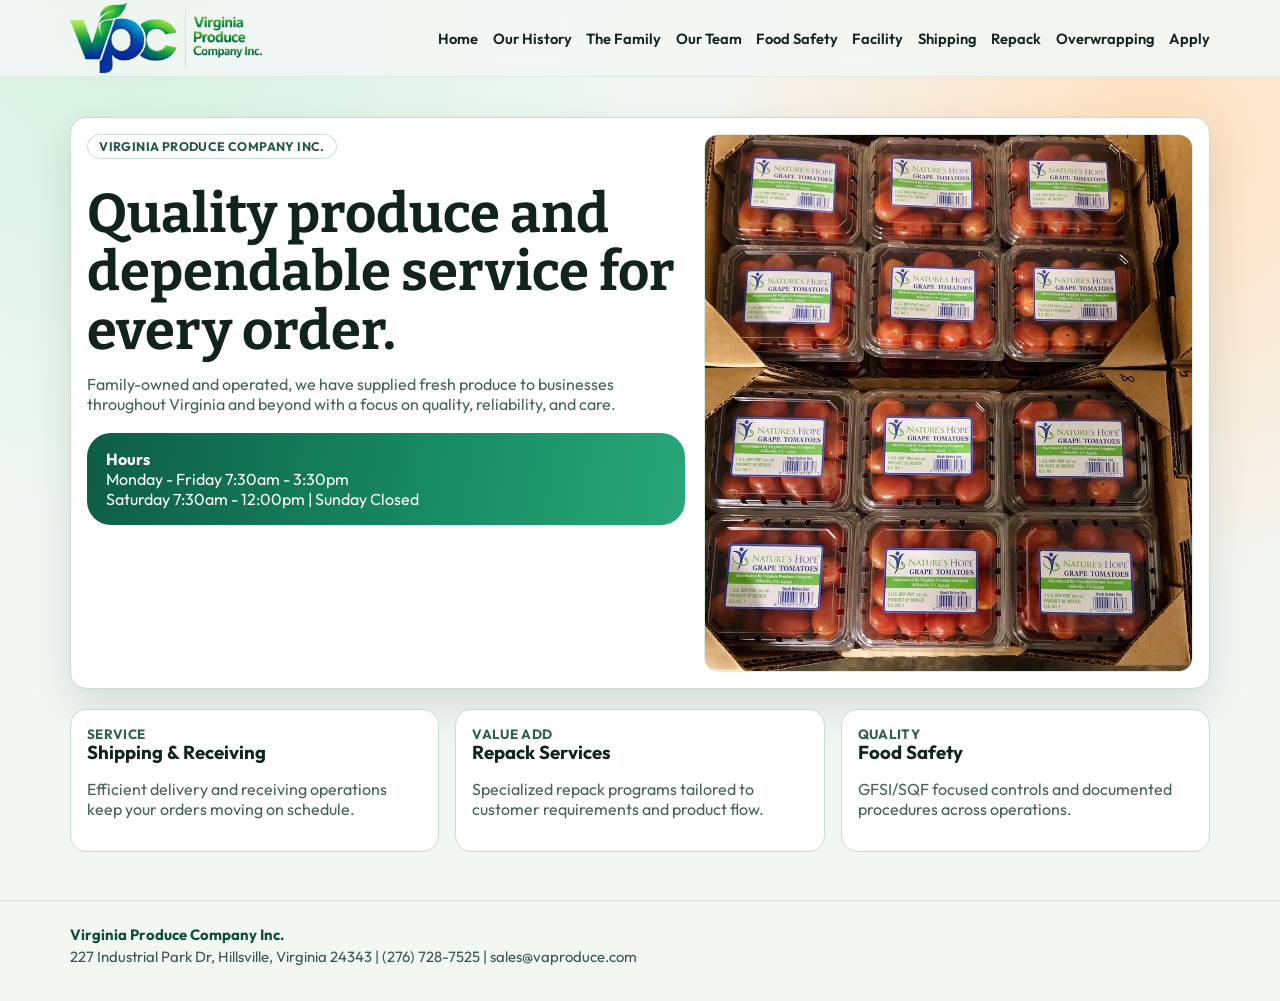
<file: index.html>
<!doctype html>
<html lang="en">
<head>
  <meta charset="UTF-8" />
  <meta name="viewport" content="width=device-width, initial-scale=1.0" />
  <title>Virginia Produce Company | Home</title>
  <meta name="description" content="Virginia Produce Company delivers high quality produce and value-added services with trusted logistics." />
  <link rel="preconnect" href="https://fonts.googleapis.com" />
  <link rel="preconnect" href="https://fonts.gstatic.com" crossorigin />
  <link href="https://fonts.googleapis.com/css2?family=Outfit:wght@400;500;600;700;800&family=Bitter:wght@600;700&display=swap" rel="stylesheet" />
  <link rel="stylesheet" href="styles.css" />
  <script src="mobile-nav.js" defer></script>
</head>
<body>
  <header class="site-header">
    <div class="container header-row">
      <a class="brand" href="index.html" aria-label="Virginia Produce Company home"><img class="brand-logo" src="images/vpclogo.png" alt="Virginia Produce Company logo" /><span class="sr-only">Virginia Produce Company</span></a>
      <nav>
        <ul class="nav-links">
          <li><a href="index.html">Home</a></li>
          <li><a href="our-history.html">Our History</a></li>
          <li><a href="the-family.html">The Family</a></li>
          <li><a href="our-team.html">Our Team</a></li>
          <li><a href="food-safety.html">Food Safety</a></li>
          <li><a href="virginia-produce.html">Facility</a></li>
          <li><a href="shipping-and-receiving.html">Shipping</a></li>
          <li><a href="repack.html">Repack</a></li>
          <li><a href="overwrapping.html">Overwrapping</a></li>
          <li><a href="apply-today.html">Apply</a></li>
        </ul>
      </nav>
    </div>
  </header>

  <main class="page container">
    <section class="page-hero panel">
      <div class="stack">
        <span class="eyebrow">Virginia Produce Company Inc.</span>
        <h1>Quality produce and dependable service for every order.</h1>
        <p class="lead">Family-owned and operated, we have supplied fresh produce to businesses throughout Virginia and beyond with a focus on quality, reliability, and care.</p>
        <div class="band">
          <strong>Hours</strong>
          <div>Monday - Friday 7:30am - 3:30pm</div>
          <div>Saturday 7:30am - 12:00pm | Sunday Closed</div>
        </div>
      </div>
      <div class="media">
        <img src="images/vap/82848483_185017582869761_6908335461165-449ae2a.jpg" alt="Fresh produce display" />
      </div>
    </section>

    <section class="grid three">
      <article class="card">
        <div class="kicker">Service</div>
        <h3>Shipping & Receiving</h3>
        <p class="muted">Efficient delivery and receiving operations keep your orders moving on schedule.</p>
      </article>
      <article class="card">
        <div class="kicker">Value Add</div>
        <h3>Repack Services</h3>
        <p class="muted">Specialized repack programs tailored to customer requirements and product flow.</p>
      </article>
      <article class="card">
        <div class="kicker">Quality</div>
        <h3>Food Safety</h3>
        <p class="muted">GFSI/SQF focused controls and documented procedures across operations.</p>
      </article>
    </section>
  </main>

  <footer class="site-footer">
    <div class="container">
      <strong>Virginia Produce Company Inc.</strong>
      227 Industrial Park Dr, Hillsville, Virginia 24343 | (276) 728-7525 | sales@vaproduce.com
    </div>
  </footer>
</body>
</html>
</file>
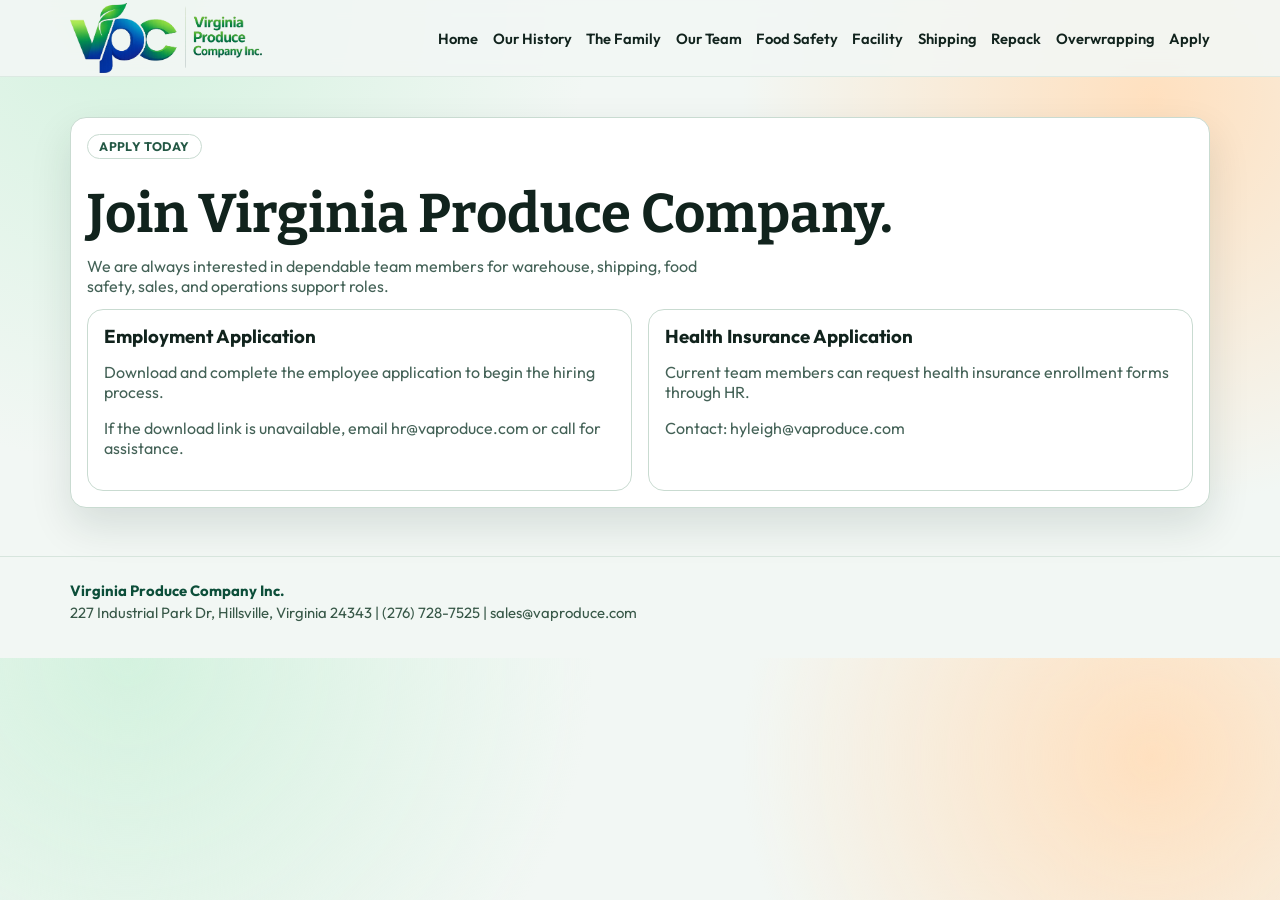
<file: apply-today.html>
<!doctype html>
<html lang="en">
<head>
  <meta charset="UTF-8" />
  <meta name="viewport" content="width=device-width, initial-scale=1.0" />
  <title>Virginia Produce Company | Apply Today</title>
  <link rel="preconnect" href="https://fonts.googleapis.com" />
  <link rel="preconnect" href="https://fonts.gstatic.com" crossorigin />
  <link href="https://fonts.googleapis.com/css2?family=Outfit:wght@400;500;600;700;800&family=Bitter:wght@600;700&display=swap" rel="stylesheet" />
  <link rel="stylesheet" href="styles.css" />
  <script src="mobile-nav.js" defer></script>
</head>
<body>
  <header class="site-header"><div class="container header-row"><a class="brand" href="index.html" aria-label="Virginia Produce Company home"><img class="brand-logo" src="images/vpclogo.png" alt="Virginia Produce Company logo" /><span class="sr-only">Virginia Produce Company</span></a><nav><ul class="nav-links"><li><a href="index.html">Home</a></li><li><a href="our-history.html">Our History</a></li><li><a href="the-family.html">The Family</a></li><li><a href="our-team.html">Our Team</a></li><li><a href="food-safety.html">Food Safety</a></li><li><a href="virginia-produce.html">Facility</a></li><li><a href="shipping-and-receiving.html">Shipping</a></li><li><a href="repack.html">Repack</a></li><li><a href="overwrapping.html">Overwrapping</a></li><li><a href="apply-today.html">Apply</a></li></ul></nav></div></header>
  <main class="page container">
    <section class="panel stack">
      <span class="eyebrow">Apply Today</span>
      <h1>Join Virginia Produce Company.</h1>
      <p class="lead">We are always interested in dependable team members for warehouse, shipping, food safety, sales, and operations support roles.</p>
      <div class="grid two">
        <article class="card">
          <h3>Employment Application</h3>
          <p class="muted">Download and complete the employee application to begin the hiring process.</p>
          <p class="muted">If the download link is unavailable, email hr@vaproduce.com or call for assistance.</p>
        </article>
        <article class="card">
          <h3>Health Insurance Application</h3>
          <p class="muted">Current team members can request health insurance enrollment forms through HR.</p>
          <p class="muted">Contact: hyleigh@vaproduce.com</p>
        </article>
      </div>
    </section>
  </main>
  <footer class="site-footer"><div class="container"><strong>Virginia Produce Company Inc.</strong>227 Industrial Park Dr, Hillsville, Virginia 24343 | (276) 728-7525 | sales@vaproduce.com</div></footer>
</body>
</html>
</file>
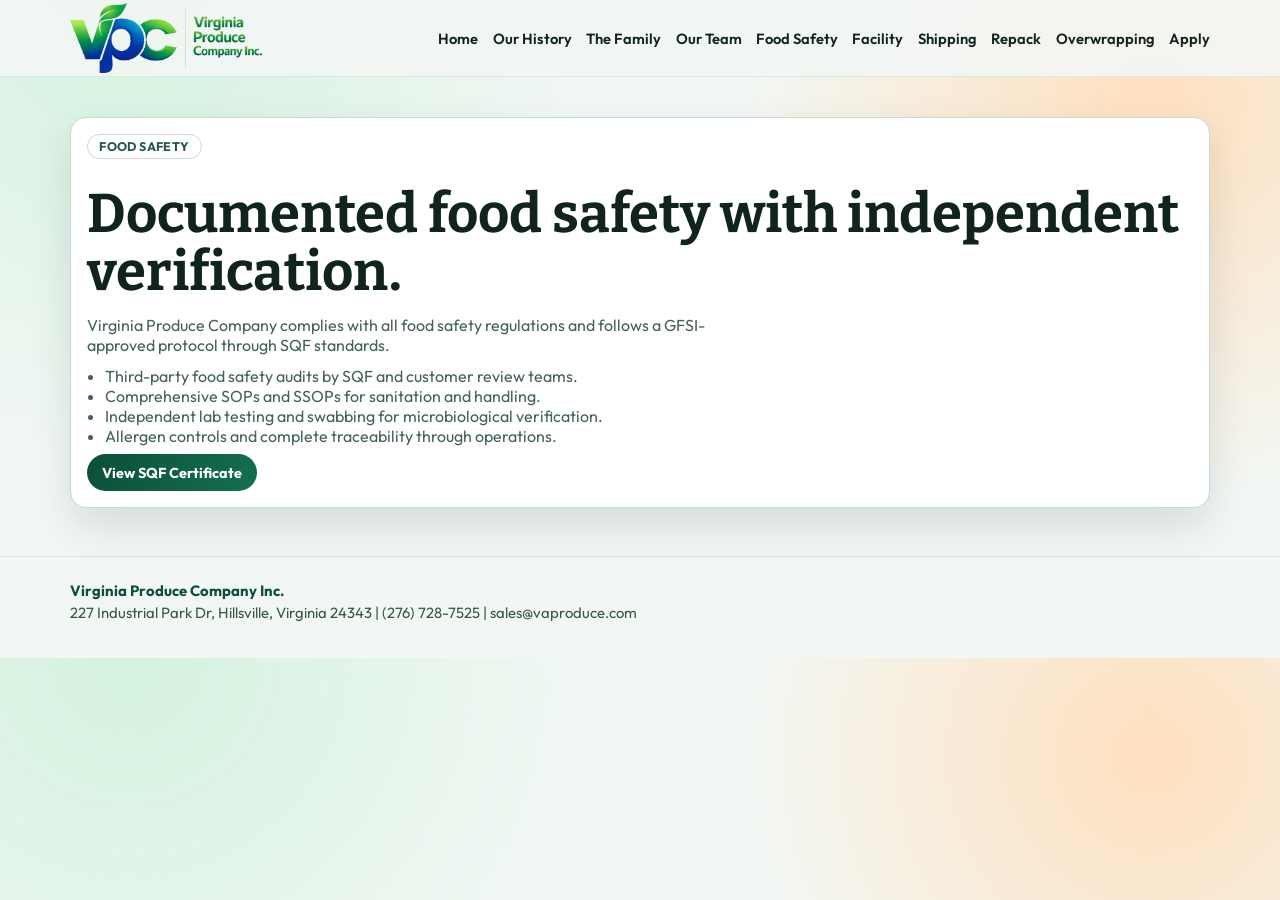
<file: food-safety.html>
<!doctype html>
<html lang="en">
<head>
  <meta charset="UTF-8" />
  <meta name="viewport" content="width=device-width, initial-scale=1.0" />
  <title>Virginia Produce Company | Food Safety</title>
  <link rel="preconnect" href="https://fonts.googleapis.com" />
  <link rel="preconnect" href="https://fonts.gstatic.com" crossorigin />
  <link href="https://fonts.googleapis.com/css2?family=Outfit:wght@400;500;600;700;800&family=Bitter:wght@600;700&display=swap" rel="stylesheet" />
  <link rel="stylesheet" href="styles.css" />
  <script src="mobile-nav.js" defer></script>
</head>
<body>
  <header class="site-header"><div class="container header-row"><a class="brand" href="index.html" aria-label="Virginia Produce Company home"><img class="brand-logo" src="images/vpclogo.png" alt="Virginia Produce Company logo" /><span class="sr-only">Virginia Produce Company</span></a><nav><ul class="nav-links"><li><a href="index.html">Home</a></li><li><a href="our-history.html">Our History</a></li><li><a href="the-family.html">The Family</a></li><li><a href="our-team.html">Our Team</a></li><li><a href="food-safety.html">Food Safety</a></li><li><a href="virginia-produce.html">Facility</a></li><li><a href="shipping-and-receiving.html">Shipping</a></li><li><a href="repack.html">Repack</a></li><li><a href="overwrapping.html">Overwrapping</a></li><li><a href="apply-today.html">Apply</a></li></ul></nav></div></header>
  <main class="page container">
    <section class="panel stack">
      <div class="stack">
        <span class="eyebrow">Food Safety</span>
        <h1>Documented food safety with independent verification.</h1>
        <p class="lead">Virginia Produce Company complies with all food safety regulations and follows a GFSI-approved protocol through SQF standards.</p>
        <ul class="simple-list">
          <li>Third-party food safety audits by SQF and customer review teams.</li>
          <li>Comprehensive SOPs and SSOPs for sanitation and handling.</li>
          <li>Independent lab testing and swabbing for microbiological verification.</li>
          <li>Allergen controls and complete traceability through operations.</li>
        </ul>
        <a class="download" href="sqf-certificate.html">View SQF Certificate</a>
      </div>
    </section>
  </main>
  <footer class="site-footer"><div class="container"><strong>Virginia Produce Company Inc.</strong>227 Industrial Park Dr, Hillsville, Virginia 24343 | (276) 728-7525 | sales@vaproduce.com</div></footer>
</body>
</html>
</file>
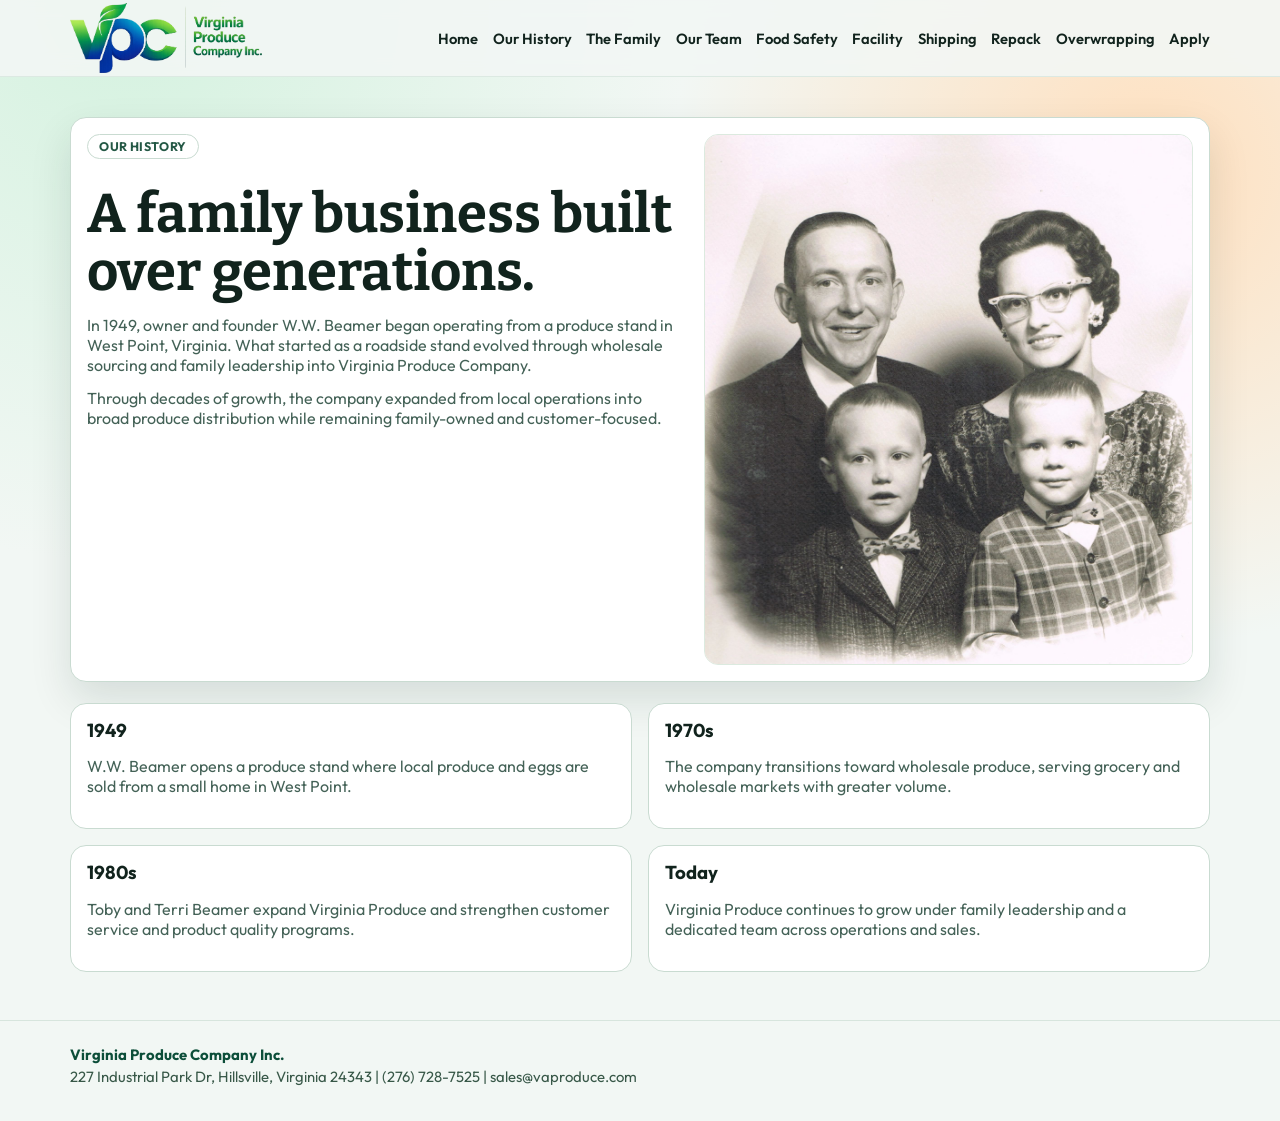
<file: our-history.html>
<!doctype html>
<html lang="en">
<head>
  <meta charset="UTF-8" />
  <meta name="viewport" content="width=device-width, initial-scale=1.0" />
  <title>Virginia Produce Company | Our History</title>
  <link rel="preconnect" href="https://fonts.googleapis.com" />
  <link rel="preconnect" href="https://fonts.gstatic.com" crossorigin />
  <link href="https://fonts.googleapis.com/css2?family=Outfit:wght@400;500;600;700;800&family=Bitter:wght@600;700&display=swap" rel="stylesheet" />
  <link rel="stylesheet" href="styles.css" />
  <script src="mobile-nav.js" defer></script>
</head>
<body>
  <header class="site-header">
    <div class="container header-row"><a class="brand" href="index.html" aria-label="Virginia Produce Company home"><img class="brand-logo" src="images/vpclogo.png" alt="Virginia Produce Company logo" /><span class="sr-only">Virginia Produce Company</span></a><nav><ul class="nav-links"><li><a href="index.html">Home</a></li><li><a href="our-history.html">Our History</a></li><li><a href="the-family.html">The Family</a></li><li><a href="our-team.html">Our Team</a></li><li><a href="food-safety.html">Food Safety</a></li><li><a href="virginia-produce.html">Facility</a></li><li><a href="shipping-and-receiving.html">Shipping</a></li><li><a href="repack.html">Repack</a></li><li><a href="overwrapping.html">Overwrapping</a></li><li><a href="apply-today.html">Apply</a></li></ul></nav></div>
  </header>
  <main class="page container">
    <section class="page-hero panel">
      <div class="stack">
        <span class="eyebrow">Our History</span>
        <h1>A family business built over generations.</h1>
        <p class="lead">In 1949, owner and founder W.W. Beamer began operating from a produce stand in West Point, Virginia. What started as a roadside stand evolved through wholesale sourcing and family leadership into Virginia Produce Company.</p>
        <p class="lead">Through decades of growth, the company expanded from local operations into broad produce distribution while remaining family-owned and customer-focused.</p>
      </div>
      <div class="media">
        <img src="images/vap/6d4ac3b6-9f66-4101-8859-97fb81950fd0.jpg" alt="Historic family photo" />
      </div>
    </section>
    <section class="grid two">
      <article class="card">
        <h3>1949</h3>
        <p class="muted">W.W. Beamer opens a produce stand where local produce and eggs are sold from a small home in West Point.</p>
      </article>
      <article class="card">
        <h3>1970s</h3>
        <p class="muted">The company transitions toward wholesale produce, serving grocery and wholesale markets with greater volume.</p>
      </article>
      <article class="card">
        <h3>1980s</h3>
        <p class="muted">Toby and Terri Beamer expand Virginia Produce and strengthen customer service and product quality programs.</p>
      </article>
      <article class="card">
        <h3>Today</h3>
        <p class="muted">Virginia Produce continues to grow under family leadership and a dedicated team across operations and sales.</p>
      </article>
    </section>
  </main>
  <footer class="site-footer"><div class="container"><strong>Virginia Produce Company Inc.</strong>227 Industrial Park Dr, Hillsville, Virginia 24343 | (276) 728-7525 | sales@vaproduce.com</div></footer>
</body>
</html>
</file>
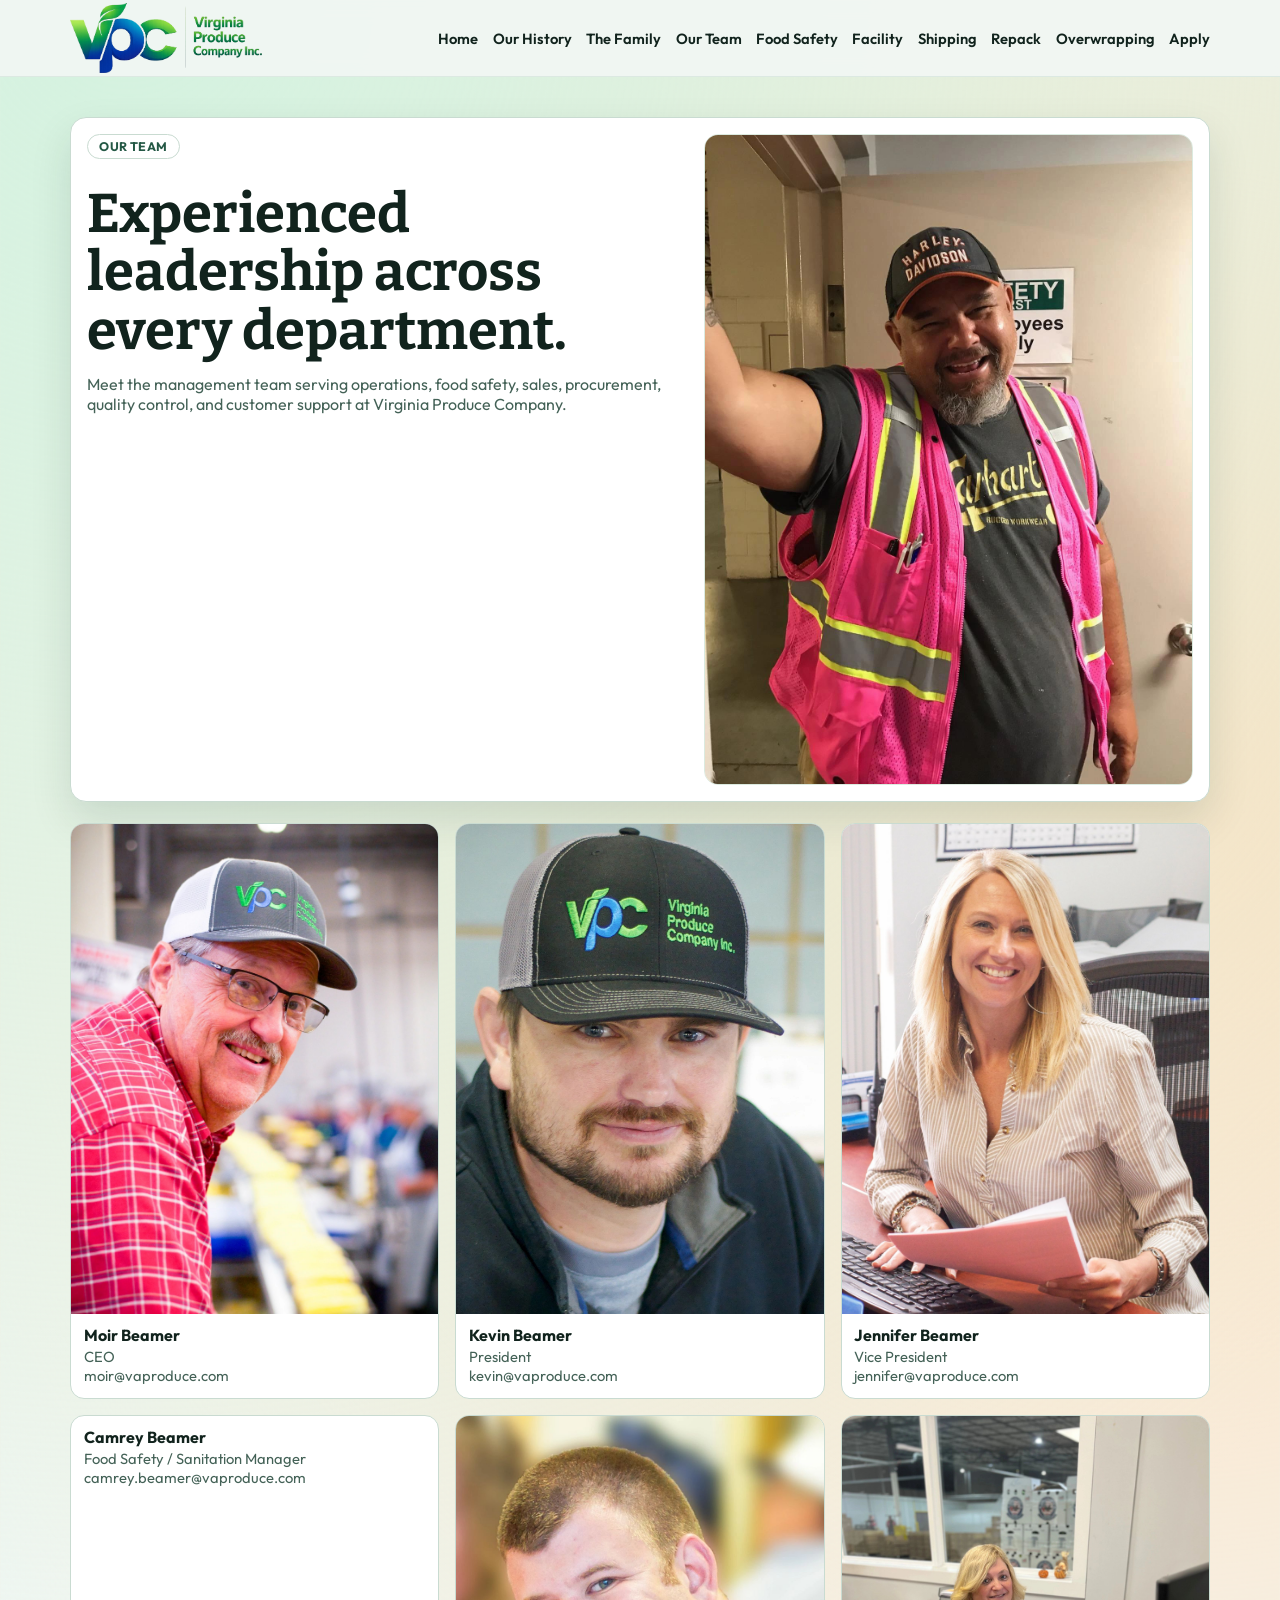
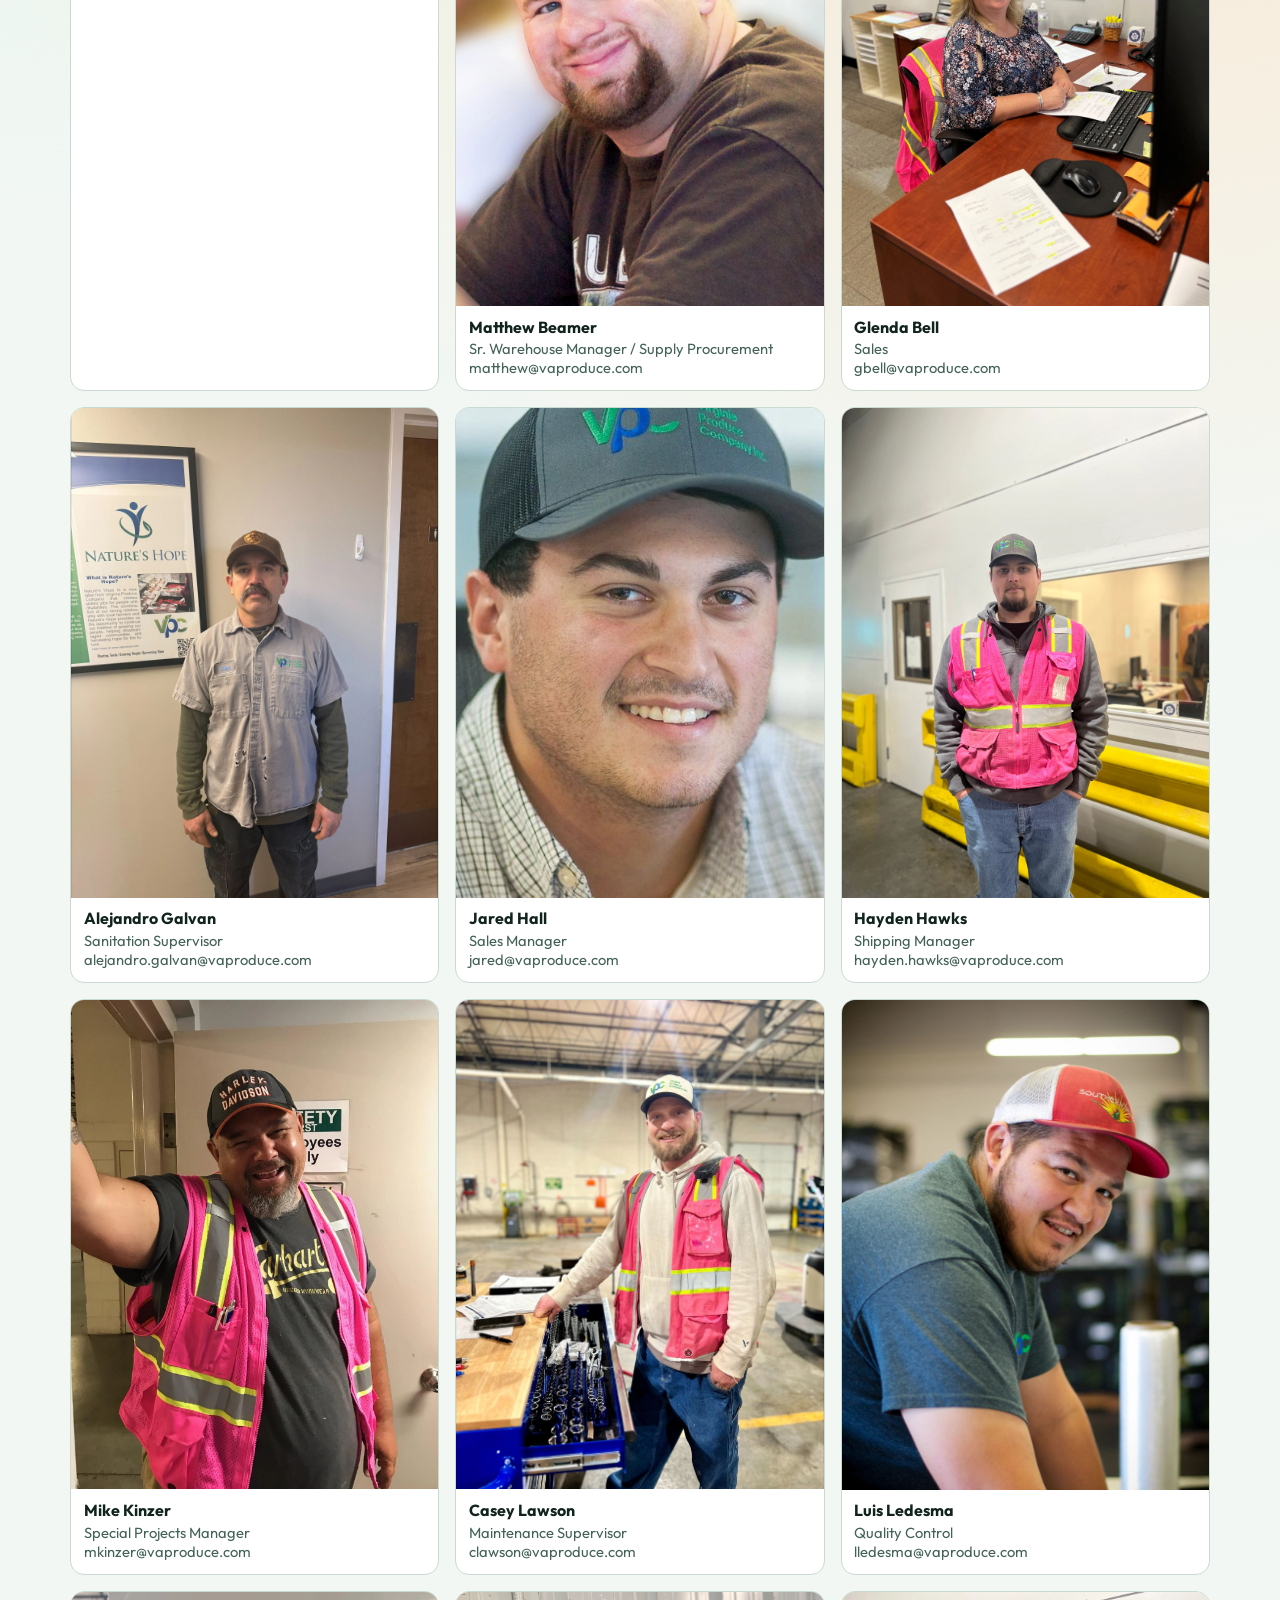
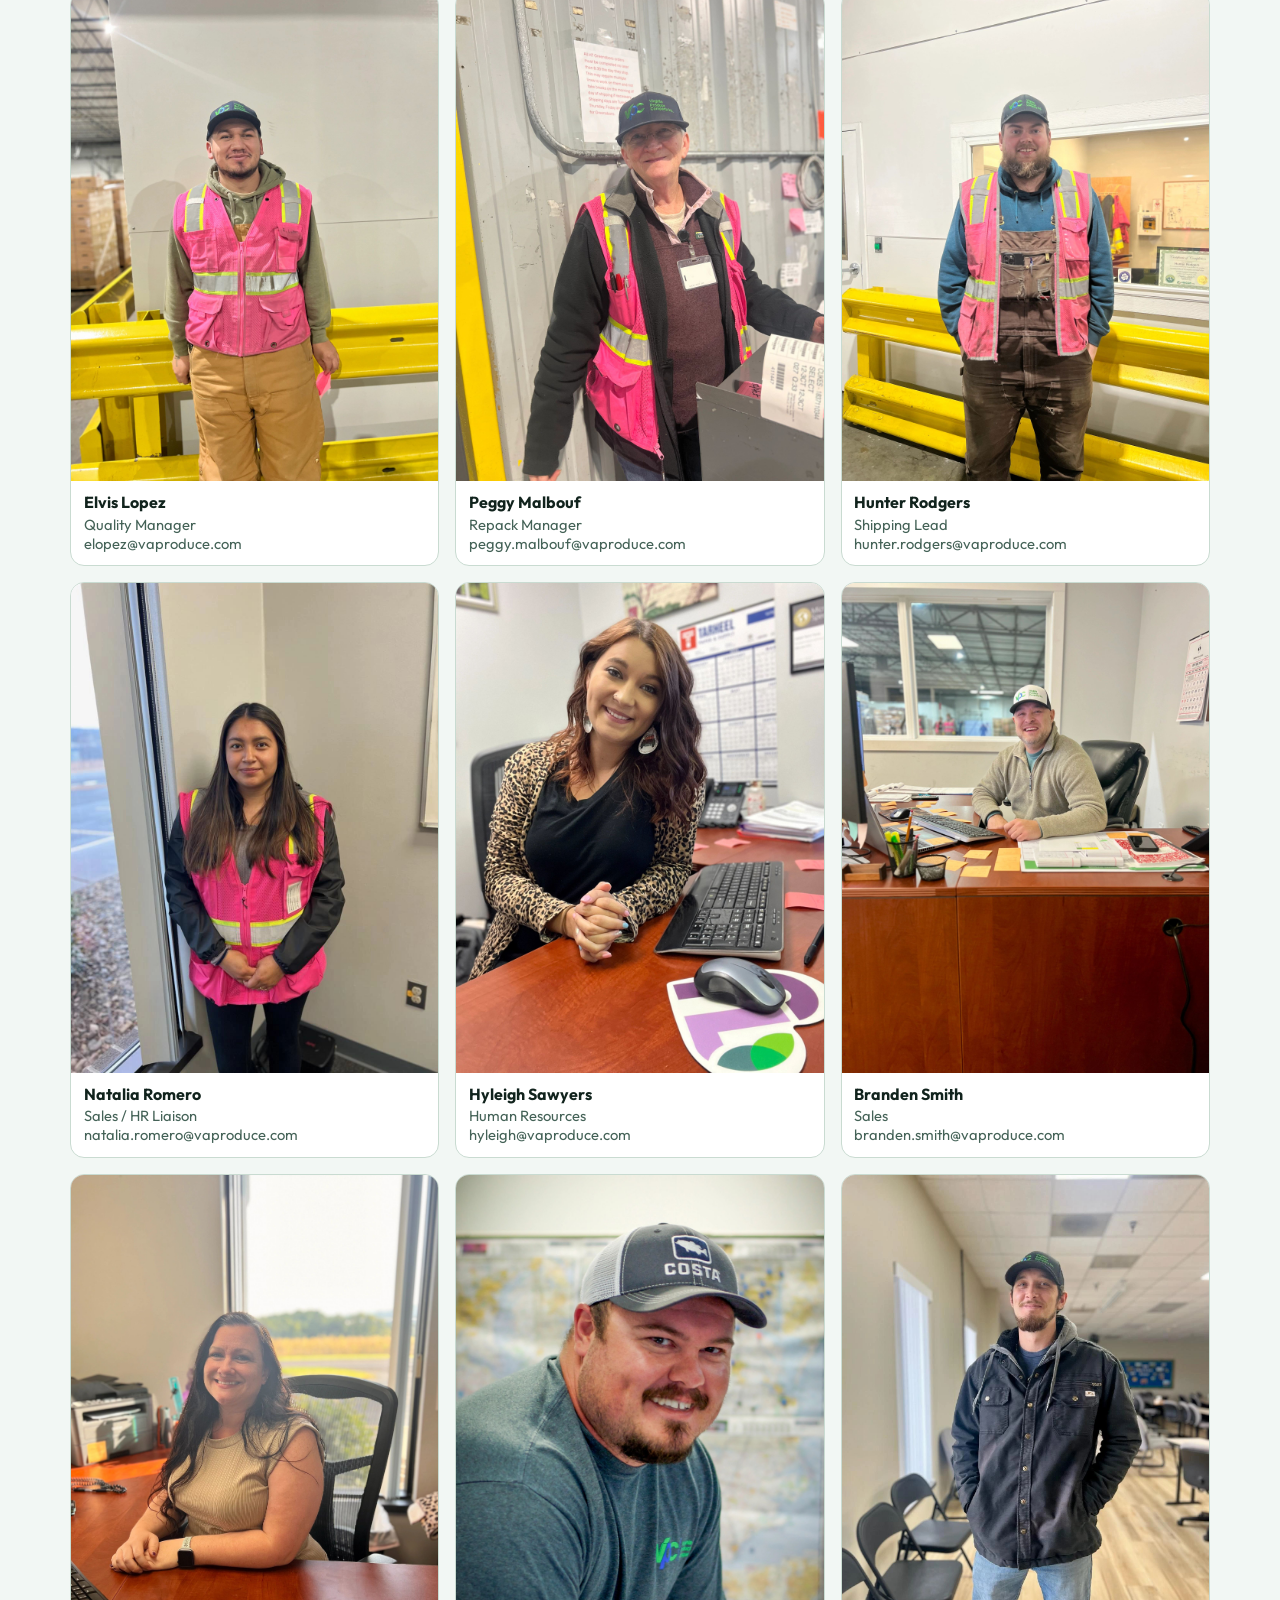
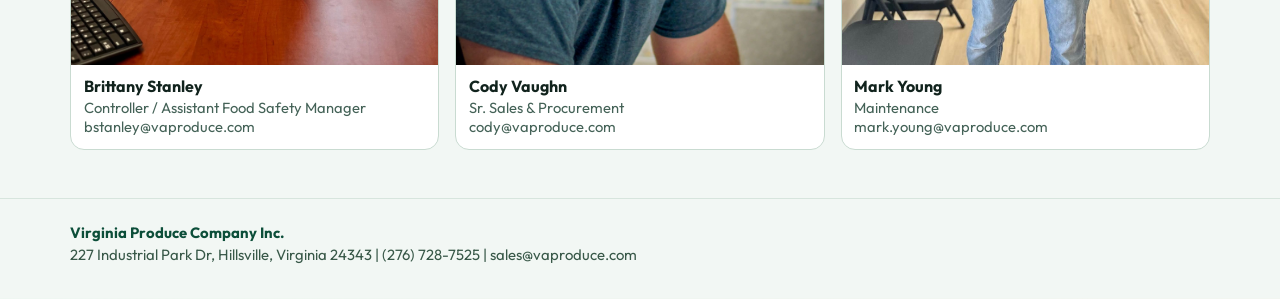
<file: our-team.html>
<!doctype html>
<html lang="en">
<head>
  <meta charset="UTF-8" />
  <meta name="viewport" content="width=device-width, initial-scale=1.0" />
  <title>Virginia Produce Company | Our Team</title>
  <link rel="preconnect" href="https://fonts.googleapis.com" />
  <link rel="preconnect" href="https://fonts.gstatic.com" crossorigin />
  <link href="https://fonts.googleapis.com/css2?family=Outfit:wght@400;500;600;700;800&family=Bitter:wght@600;700&display=swap" rel="stylesheet" />
  <link rel="stylesheet" href="styles.css" />
  <script src="mobile-nav.js" defer></script>
</head>
<body>
  <header class="site-header"><div class="container header-row"><a class="brand" href="index.html" aria-label="Virginia Produce Company home"><img class="brand-logo" src="images/vpclogo.png" alt="Virginia Produce Company logo" /><span class="sr-only">Virginia Produce Company</span></a><nav><ul class="nav-links"><li><a href="index.html">Home</a></li><li><a href="our-history.html">Our History</a></li><li><a href="the-family.html">The Family</a></li><li><a href="our-team.html">Our Team</a></li><li><a href="food-safety.html">Food Safety</a></li><li><a href="virginia-produce.html">Facility</a></li><li><a href="shipping-and-receiving.html">Shipping</a></li><li><a href="repack.html">Repack</a></li><li><a href="overwrapping.html">Overwrapping</a></li><li><a href="apply-today.html">Apply</a></li></ul></nav></div></header>
  <main class="page container">
    <section class="page-hero panel">
      <div class="stack">
        <span class="eyebrow">Our Team</span>
        <h1>Experienced leadership across every department.</h1>
        <p class="lead">Meet the management team serving operations, food safety, sales, procurement, quality control, and customer support at Virginia Produce Company.</p>
      </div>
      <div class="media"><img src="images/vap/IMG951265001.jpg" alt="Team member" /></div>
    </section>

    <section class="people">
      <article class="person"><div class="media"><img src="images/vap/3fb734f5-4756-4aa7-80de-7d73fb04bbff.jpg" alt="Moir Beamer" /></div><div class="meta"><h3>Moir Beamer</h3><p>CEO</p><p>moir@vaproduce.com</p></div></article>
      <article class="person"><div class="media"><img src="images/vap/876bad26-2661-48b4-82c3-7338d19c048a.jpg" alt="Kevin Beamer" /></div><div class="meta"><h3>Kevin Beamer</h3><p>President</p><p>kevin@vaproduce.com</p></div></article>
      <article class="person"><div class="media"><img src="images/vap/28991018-3354-4eb4-b1e9-dd5a9566beff.jpg" alt="Jennifer Beamer" /></div><div class="meta"><h3>Jennifer Beamer</h3><p>Vice President</p><p>jennifer@vaproduce.com</p></div></article>
      <article class="person"><div class="meta"><h3>Camrey Beamer</h3><p>Food Safety / Sanitation Manager</p><p>camrey.beamer@vaproduce.com</p></div></article>
      <article class="person"><div class="media"><img src="images/vap/6345f550-fb04-412b-b0bf-23c29618fe88.jpg" alt="Matthew Beamer" /></div><div class="meta"><h3>Matthew Beamer</h3><p>Sr. Warehouse Manager / Supply Procurement</p><p>matthew@vaproduce.com</p></div></article>
      <article class="person"><div class="media"><img src="images/vap/Glenda.jpg" alt="Glenda Bell" /></div><div class="meta"><h3>Glenda Bell</h3><p>Sales</p><p>gbell@vaproduce.com</p></div></article>
      <article class="person"><div class="media"><img src="images/vap/processed-0593D323-D5EB-453F-B01F-3498185A09C.jpeg" alt="Alejandro Galvan" /></div><div class="meta"><h3>Alejandro Galvan</h3><p>Sanitation Supervisor</p><p>alejandro.galvan@vaproduce.com</p></div></article>
      <article class="person"><div class="media"><img src="images/vap/15a81dee-8ec8-406e-b937-22516630212c.jpg" alt="Jared Hall" /></div><div class="meta"><h3>Jared Hall</h3><p>Sales Manager</p><p>jared@vaproduce.com</p></div></article>
      <article class="person"><div class="media"><img src="images/vap/IMG_6296.jpeg" alt="Hayden Hawks" /></div><div class="meta"><h3>Hayden Hawks</h3><p>Shipping Manager</p><p>hayden.hawks@vaproduce.com</p></div></article>
      <article class="person"><div class="media"><img src="images/vap/IMG951265001.jpg" alt="Mike Kinzer" /></div><div class="meta"><h3>Mike Kinzer</h3><p>Special Projects Manager</p><p>mkinzer@vaproduce.com</p></div></article>
      <article class="person"><div class="media"><img src="images/vap/processed-57D6D35A-665D-4605-AA5C-50AABD0F81C.jpeg" alt="Casey Lawson" /></div><div class="meta"><h3>Casey Lawson</h3><p>Maintenance Supervisor</p><p>clawson@vaproduce.com</p></div></article>
      <article class="person"><div class="media"><img src="images/vap/5decbc70-1d1b-4a29-8226-c91d48318d62.jpg" alt="Luis Ledesma" /></div><div class="meta"><h3>Luis Ledesma</h3><p>Quality Control</p><p>lledesma@vaproduce.com</p></div></article>
      <article class="person"><div class="media"><img src="images/vap/IMG_6064.jpeg" alt="Elvis Lopez" /></div><div class="meta"><h3>Elvis Lopez</h3><p>Quality Manager</p><p>elopez@vaproduce.com</p></div></article>
      <article class="person"><div class="media"><img src="images/vap/IMG_6286.jpeg" alt="Peggy Malbouf" /></div><div class="meta"><h3>Peggy Malbouf</h3><p>Repack Manager</p><p>peggy.malbouf@vaproduce.com</p></div></article>
      <article class="person"><div class="media"><img src="images/vap/IMG_6297.jpeg" alt="Hunter Rodgers" /></div><div class="meta"><h3>Hunter Rodgers</h3><p>Shipping Lead</p><p>hunter.rodgers@vaproduce.com</p></div></article>
      <article class="person"><div class="media"><img src="images/vap/IMG956449.jpg" alt="Natalia Romero" /></div><div class="meta"><h3>Natalia Romero</h3><p>Sales / HR Liaison</p><p>natalia.romero@vaproduce.com</p></div></article>
      <article class="person"><div class="media"><img src="images/vap/Hyleigh.jpg" alt="Hyleigh Sawyers" /></div><div class="meta"><h3>Hyleigh Sawyers</h3><p>Human Resources</p><p>hyleigh@vaproduce.com</p></div></article>
      <article class="person"><div class="media"><img src="images/vap/IMG_6061.jpeg" alt="Branden Smith" /></div><div class="meta"><h3>Branden Smith</h3><p>Sales</p><p>branden.smith@vaproduce.com</p></div></article>
      <article class="person"><div class="media"><img src="images/vap/processed-50E016A2-27C3-4968-A6E6-53A5C8E4AC5.jpeg" alt="Brittany Stanley" /></div><div class="meta"><h3>Brittany Stanley</h3><p>Controller / Assistant Food Safety Manager</p><p>bstanley@vaproduce.com</p></div></article>
      <article class="person"><div class="media"><img src="images/vap/9f9974c2-cd7d-43e7-a8b7-140c1a54b1a2.jpg" alt="Cody Vaughn" /></div><div class="meta"><h3>Cody Vaughn</h3><p>Sr. Sales & Procurement</p><p>cody@vaproduce.com</p></div></article>
      <article class="person"><div class="media"><img src="images/vap/IMG956500.jpg" alt="Mark Young" /></div><div class="meta"><h3>Mark Young</h3><p>Maintenance</p><p>mark.young@vaproduce.com</p></div></article>
    </section>
  </main>
  <footer class="site-footer"><div class="container"><strong>Virginia Produce Company Inc.</strong>227 Industrial Park Dr, Hillsville, Virginia 24343 | (276) 728-7525 | sales@vaproduce.com</div></footer>
</body>
</html>
</file>
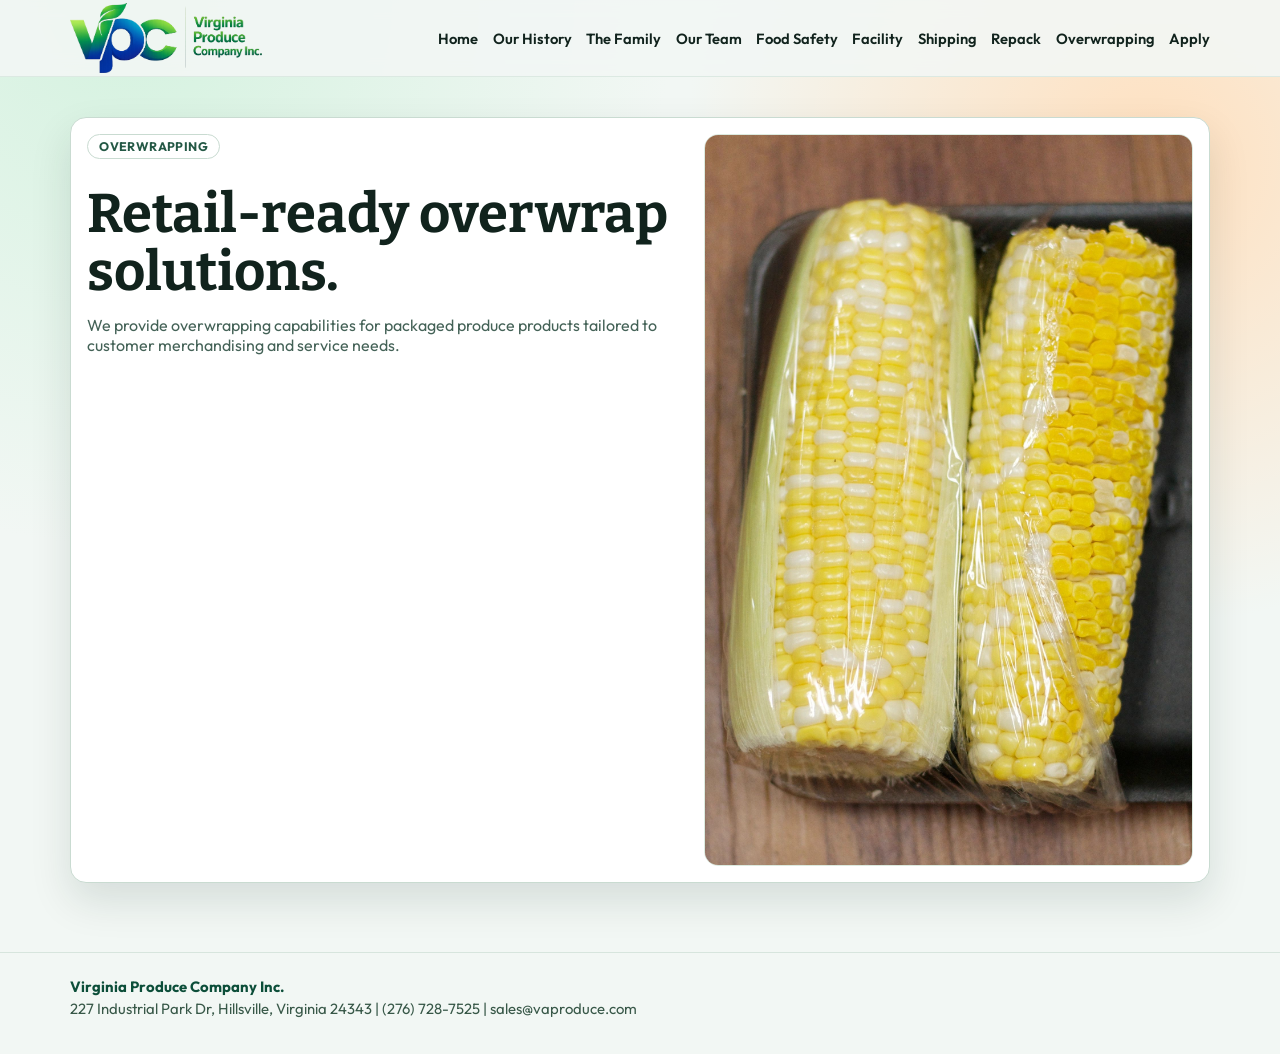
<file: overwrapping.html>
<!doctype html>
<html lang="en">
<head>
  <meta charset="UTF-8" />
  <meta name="viewport" content="width=device-width, initial-scale=1.0" />
  <title>Virginia Produce Company | Overwrapping</title>
  <link rel="preconnect" href="https://fonts.googleapis.com" />
  <link rel="preconnect" href="https://fonts.gstatic.com" crossorigin />
  <link href="https://fonts.googleapis.com/css2?family=Outfit:wght@400;500;600;700;800&family=Bitter:wght@600;700&display=swap" rel="stylesheet" />
  <link rel="stylesheet" href="styles.css" />
  <script src="mobile-nav.js" defer></script>
</head>
<body>
  <header class="site-header"><div class="container header-row"><a class="brand" href="index.html" aria-label="Virginia Produce Company home"><img class="brand-logo" src="images/vpclogo.png" alt="Virginia Produce Company logo" /><span class="sr-only">Virginia Produce Company</span></a><nav><ul class="nav-links"><li><a href="index.html">Home</a></li><li><a href="our-history.html">Our History</a></li><li><a href="the-family.html">The Family</a></li><li><a href="our-team.html">Our Team</a></li><li><a href="food-safety.html">Food Safety</a></li><li><a href="virginia-produce.html">Facility</a></li><li><a href="shipping-and-receiving.html">Shipping</a></li><li><a href="repack.html">Repack</a></li><li><a href="overwrapping.html">Overwrapping</a></li><li><a href="apply-today.html">Apply</a></li></ul></nav></div></header>
  <main class="page container">
    <section class="page-hero panel">
      <div class="stack">
        <span class="eyebrow">Overwrapping</span>
        <h1>Retail-ready overwrap solutions.</h1>
        <p class="lead">We provide overwrapping capabilities for packaged produce products tailored to customer merchandising and service needs.</p>
      </div>
      <div class="media"><img src="images/vap/DSC_2191.jpg" alt="Overwrapped produce" /></div>
    </section>
  </main>
  <footer class="site-footer"><div class="container"><strong>Virginia Produce Company Inc.</strong>227 Industrial Park Dr, Hillsville, Virginia 24343 | (276) 728-7525 | sales@vaproduce.com</div></footer>
</body>
</html>
</file>
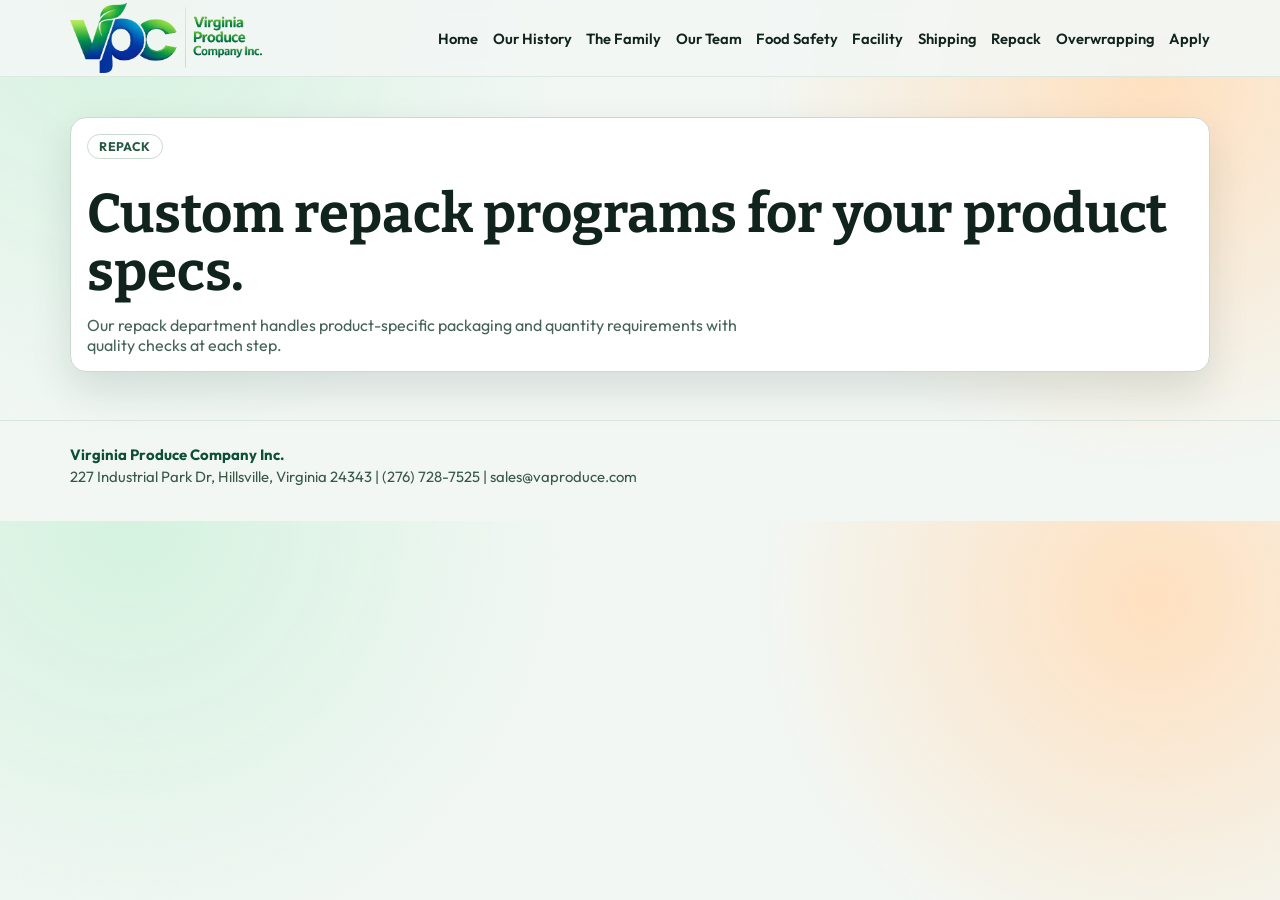
<file: repack.html>
<!doctype html>
<html lang="en">
<head>
  <meta charset="UTF-8" />
  <meta name="viewport" content="width=device-width, initial-scale=1.0" />
  <title>Virginia Produce Company | Repack</title>
  <link rel="preconnect" href="https://fonts.googleapis.com" />
  <link rel="preconnect" href="https://fonts.gstatic.com" crossorigin />
  <link href="https://fonts.googleapis.com/css2?family=Outfit:wght@400;500;600;700;800&family=Bitter:wght@600;700&display=swap" rel="stylesheet" />
  <link rel="stylesheet" href="styles.css" />
  <script src="mobile-nav.js" defer></script>
</head>
<body>
  <header class="site-header"><div class="container header-row"><a class="brand" href="index.html" aria-label="Virginia Produce Company home"><img class="brand-logo" src="images/vpclogo.png" alt="Virginia Produce Company logo" /><span class="sr-only">Virginia Produce Company</span></a><nav><ul class="nav-links"><li><a href="index.html">Home</a></li><li><a href="our-history.html">Our History</a></li><li><a href="the-family.html">The Family</a></li><li><a href="our-team.html">Our Team</a></li><li><a href="food-safety.html">Food Safety</a></li><li><a href="virginia-produce.html">Facility</a></li><li><a href="shipping-and-receiving.html">Shipping</a></li><li><a href="repack.html">Repack</a></li><li><a href="overwrapping.html">Overwrapping</a></li><li><a href="apply-today.html">Apply</a></li></ul></nav></div></header>
  <main class="page container">
    <section class="panel stack">
      <div class="stack">
        <span class="eyebrow">Repack</span>
        <h1>Custom repack programs for your product specs.</h1>
        <p class="lead">Our repack department handles product-specific packaging and quantity requirements with quality checks at each step.</p>
      </div>
    </section>
  </main>
  <footer class="site-footer"><div class="container"><strong>Virginia Produce Company Inc.</strong>227 Industrial Park Dr, Hillsville, Virginia 24343 | (276) 728-7525 | sales@vaproduce.com</div></footer>
</body>
</html>
</file>
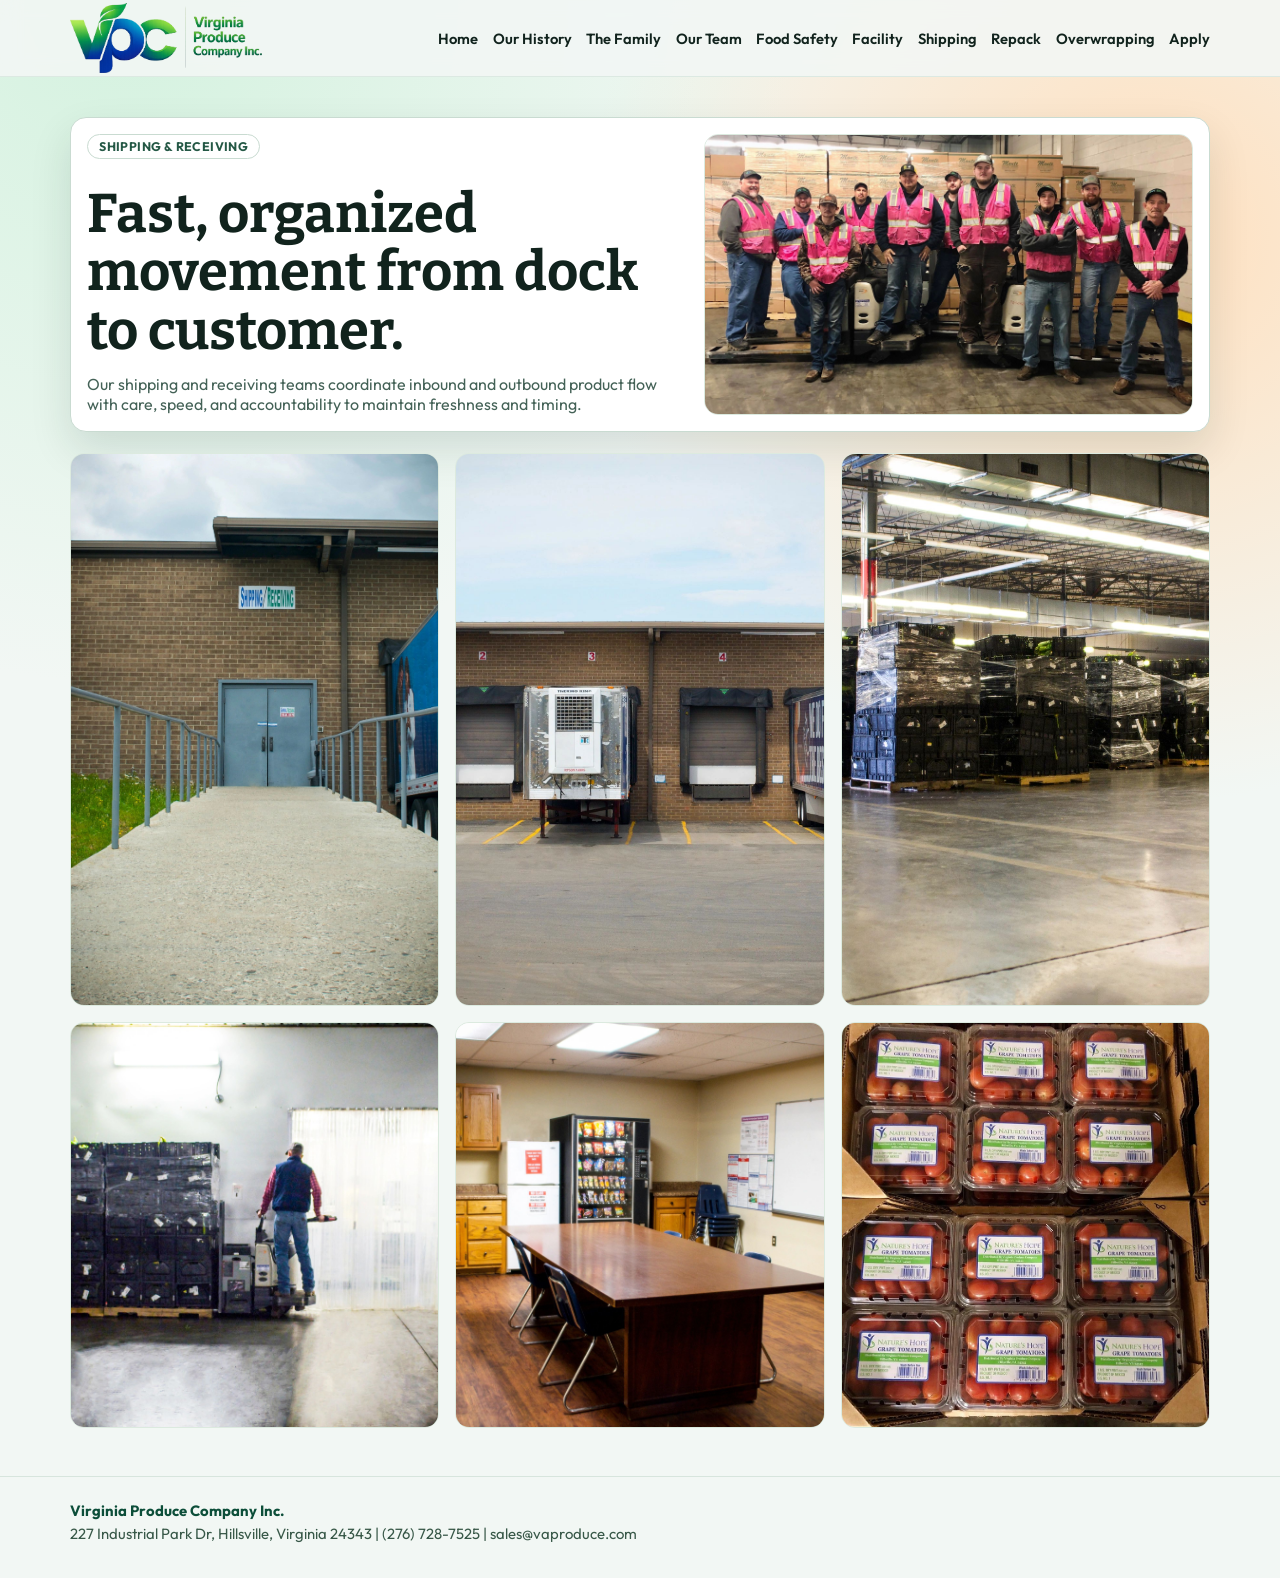
<file: shipping-and-receiving.html>
<!doctype html>
<html lang="en">
<head>
  <meta charset="UTF-8" />
  <meta name="viewport" content="width=device-width, initial-scale=1.0" />
  <title>Virginia Produce Company | Shipping & Receiving</title>
  <link rel="preconnect" href="https://fonts.googleapis.com" />
  <link rel="preconnect" href="https://fonts.gstatic.com" crossorigin />
  <link href="https://fonts.googleapis.com/css2?family=Outfit:wght@400;500;600;700;800&family=Bitter:wght@600;700&display=swap" rel="stylesheet" />
  <link rel="stylesheet" href="styles.css" />
  <script src="mobile-nav.js" defer></script>
</head>
<body>
  <header class="site-header"><div class="container header-row"><a class="brand" href="index.html" aria-label="Virginia Produce Company home"><img class="brand-logo" src="images/vpclogo.png" alt="Virginia Produce Company logo" /><span class="sr-only">Virginia Produce Company</span></a><nav><ul class="nav-links"><li><a href="index.html">Home</a></li><li><a href="our-history.html">Our History</a></li><li><a href="the-family.html">The Family</a></li><li><a href="our-team.html">Our Team</a></li><li><a href="food-safety.html">Food Safety</a></li><li><a href="virginia-produce.html">Facility</a></li><li><a href="shipping-and-receiving.html">Shipping</a></li><li><a href="repack.html">Repack</a></li><li><a href="overwrapping.html">Overwrapping</a></li><li><a href="apply-today.html">Apply</a></li></ul></nav></div></header>
  <main class="page container">
    <section class="page-hero panel">
      <div class="stack">
        <span class="eyebrow">Shipping & Receiving</span>
        <h1>Fast, organized movement from dock to customer.</h1>
        <p class="lead">Our shipping and receiving teams coordinate inbound and outbound product flow with care, speed, and accountability to maintain freshness and timing.</p>
      </div>
      <div class="media"><img src="images/vap/Shipping.jpg" alt="Shipping operations" /></div>
    </section>
    <section class="grid three">
      <div class="media"><img src="images/vap/77b251cd-eb4a-4aee-98f1-d05e262b50d9.jpg" alt="Receiving dock" /></div>
      <div class="media"><img src="images/vap/89883b8b-78df-4099-b368-f7fb961749dd.jpg" alt="Shipping workflow" /></div>
      <div class="media"><img src="images/vap/8a5a10c1-9675-4bcc-909d-18d26b629142.jpg" alt="Produce logistics" /></div>
      <div class="media"><img src="images/vap/be43a26e-8354-4b0c-956e-434eed750835.jpg" alt="Receiving team" /></div>
      <div class="media"><img src="images/vap/8c4becc7-39f2-4601-82ad-acb2c743d4fa.jpg" alt="Warehouse operations" /></div>
      <div class="media"><img src="images/vap/82848483_185017582869761_6908335461165-449ae2a.jpg" alt="Load preparation" /></div>
    </section>
  </main>
  <footer class="site-footer"><div class="container"><strong>Virginia Produce Company Inc.</strong>227 Industrial Park Dr, Hillsville, Virginia 24343 | (276) 728-7525 | sales@vaproduce.com</div></footer>
</body>
</html>
</file>
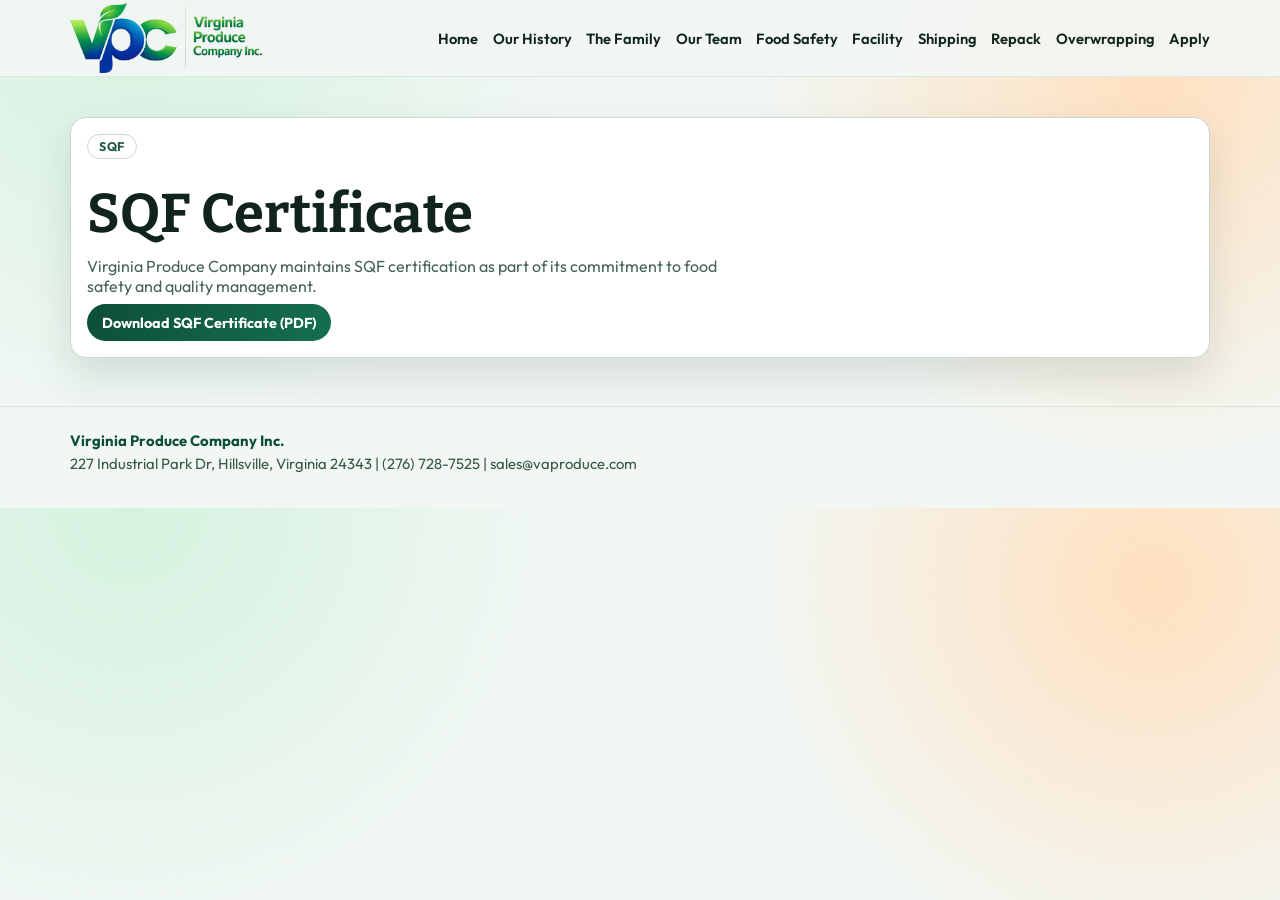
<file: sqf-certificate.html>
<!doctype html>
<html lang="en">
<head>
  <meta charset="UTF-8" />
  <meta name="viewport" content="width=device-width, initial-scale=1.0" />
  <title>Virginia Produce Company | SQF Certificate</title>
  <link rel="preconnect" href="https://fonts.googleapis.com" />
  <link rel="preconnect" href="https://fonts.gstatic.com" crossorigin />
  <link href="https://fonts.googleapis.com/css2?family=Outfit:wght@400;500;600;700;800&family=Bitter:wght@600;700&display=swap" rel="stylesheet" />
  <link rel="stylesheet" href="styles.css" />
  <script src="mobile-nav.js" defer></script>
</head>
<body>
  <header class="site-header"><div class="container header-row"><a class="brand" href="index.html" aria-label="Virginia Produce Company home"><img class="brand-logo" src="images/vpclogo.png" alt="Virginia Produce Company logo" /><span class="sr-only">Virginia Produce Company</span></a><nav><ul class="nav-links"><li><a href="index.html">Home</a></li><li><a href="our-history.html">Our History</a></li><li><a href="the-family.html">The Family</a></li><li><a href="our-team.html">Our Team</a></li><li><a href="food-safety.html">Food Safety</a></li><li><a href="virginia-produce.html">Facility</a></li><li><a href="shipping-and-receiving.html">Shipping</a></li><li><a href="repack.html">Repack</a></li><li><a href="overwrapping.html">Overwrapping</a></li><li><a href="apply-today.html">Apply</a></li></ul></nav></div></header>
  <main class="page container">
    <section class="panel stack">
      <span class="eyebrow">SQF</span>
      <h1>SQF Certificate</h1>
      <p class="lead">Virginia Produce Company maintains SQF certification as part of its commitment to food safety and quality management.</p>
      <a class="download" href="https://img1.wsimg.com/blobby/go/572585c2-cf07-4df0-9977-b9ecff5a6d4f/downloads/48660310-2473-4606-b8ce-d0cf3d34ac9f/SQF%20Certificate.pdf?ver=1736448093244" target="_blank" rel="noopener noreferrer">Download SQF Certificate (PDF)</a>
    </section>
  </main>
  <footer class="site-footer"><div class="container"><strong>Virginia Produce Company Inc.</strong>227 Industrial Park Dr, Hillsville, Virginia 24343 | (276) 728-7525 | sales@vaproduce.com</div></footer>
</body>
</html>
</file>
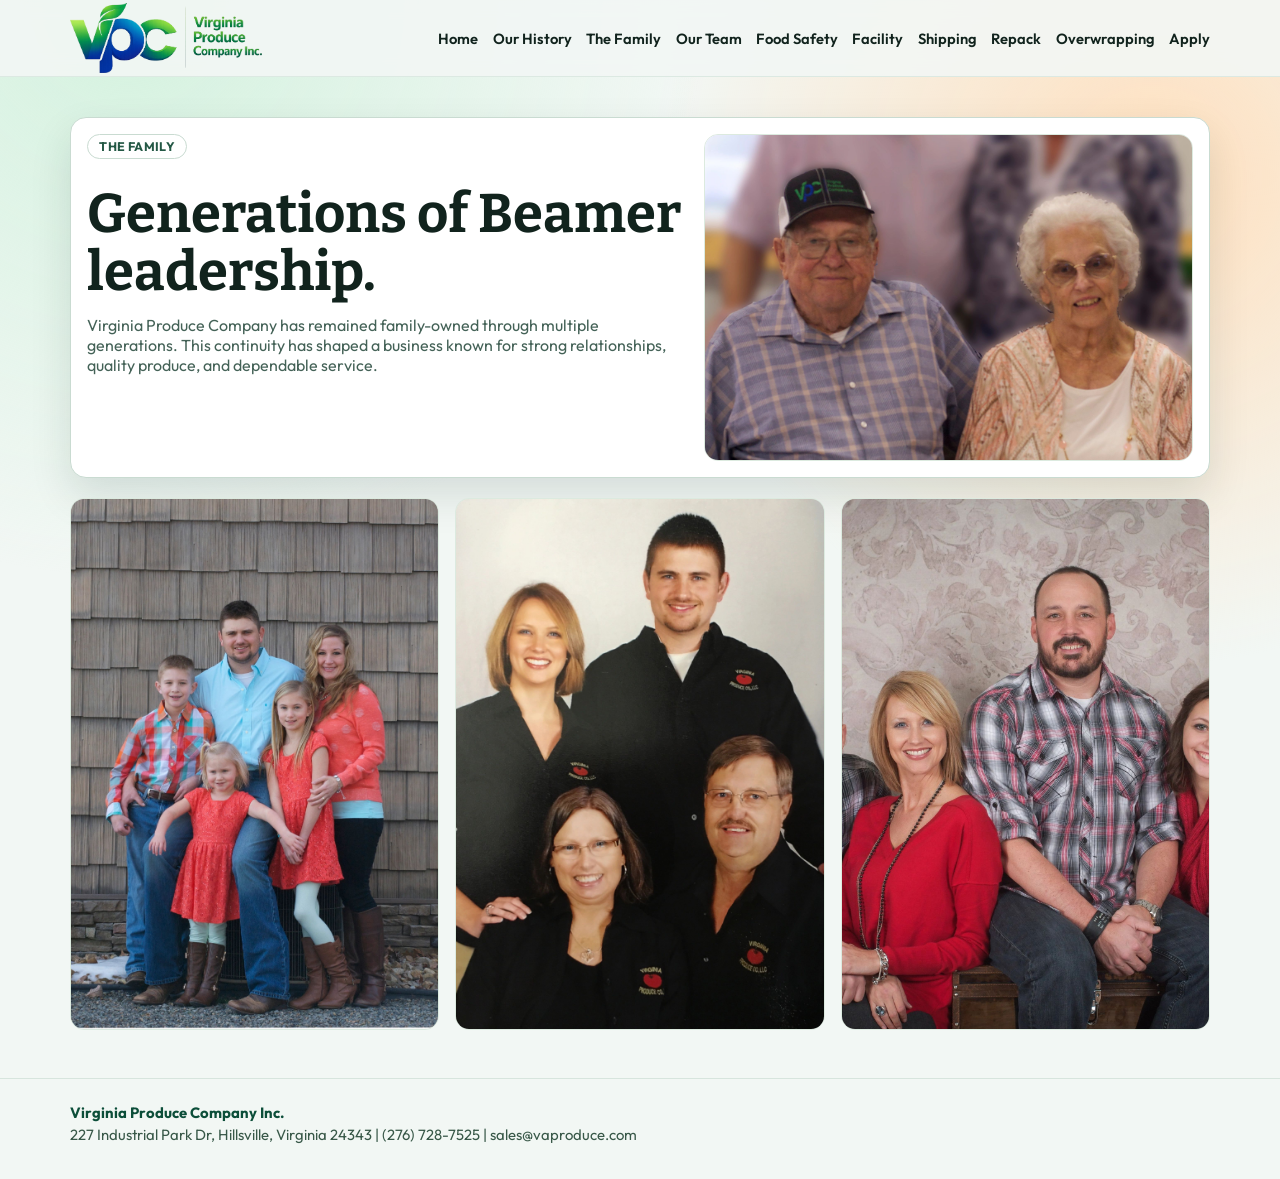
<file: the-family.html>
<!doctype html>
<html lang="en">
<head>
  <meta charset="UTF-8" />
  <meta name="viewport" content="width=device-width, initial-scale=1.0" />
  <title>Virginia Produce Company | The Family</title>
  <link rel="preconnect" href="https://fonts.googleapis.com" />
  <link rel="preconnect" href="https://fonts.gstatic.com" crossorigin />
  <link href="https://fonts.googleapis.com/css2?family=Outfit:wght@400;500;600;700;800&family=Bitter:wght@600;700&display=swap" rel="stylesheet" />
  <link rel="stylesheet" href="styles.css" />
  <script src="mobile-nav.js" defer></script>
</head>
<body>
  <header class="site-header"><div class="container header-row"><a class="brand" href="index.html" aria-label="Virginia Produce Company home"><img class="brand-logo" src="images/vpclogo.png" alt="Virginia Produce Company logo" /><span class="sr-only">Virginia Produce Company</span></a><nav><ul class="nav-links"><li><a href="index.html">Home</a></li><li><a href="our-history.html">Our History</a></li><li><a href="the-family.html">The Family</a></li><li><a href="our-team.html">Our Team</a></li><li><a href="food-safety.html">Food Safety</a></li><li><a href="virginia-produce.html">Facility</a></li><li><a href="shipping-and-receiving.html">Shipping</a></li><li><a href="repack.html">Repack</a></li><li><a href="overwrapping.html">Overwrapping</a></li><li><a href="apply-today.html">Apply</a></li></ul></nav></div></header>
  <main class="page container">
    <section class="page-hero panel">
      <div class="stack">
        <span class="eyebrow">The Family</span>
        <h1>Generations of Beamer leadership.</h1>
        <p class="lead">Virginia Produce Company has remained family-owned through multiple generations. This continuity has shaped a business known for strong relationships, quality produce, and dependable service.</p>
      </div>
      <div class="media"><img src="images/vap/95119599-f773-44f5-964a-95c419582ad9.jpg" alt="Beamer family" /></div>
    </section>
    <section class="grid three">
      <div class="media"><img src="images/vap/d3d13197-c573-41cb-a008-95dab38dd14a.jpg" alt="Family at event" /></div>
      <div class="media"><img src="images/vap/e0f4e034-e6d1-4b91-97be-579bb222d1d5.jpg" alt="Family portrait" /></div>
      <div class="media"><img src="images/vap/9520c53f-5471-45ce-80af-bf166e284b83.jpg" alt="Team and family" /></div>
    </section>
  </main>
  <footer class="site-footer"><div class="container"><strong>Virginia Produce Company Inc.</strong>227 Industrial Park Dr, Hillsville, Virginia 24343 | (276) 728-7525 | sales@vaproduce.com</div></footer>
</body>
</html>
</file>
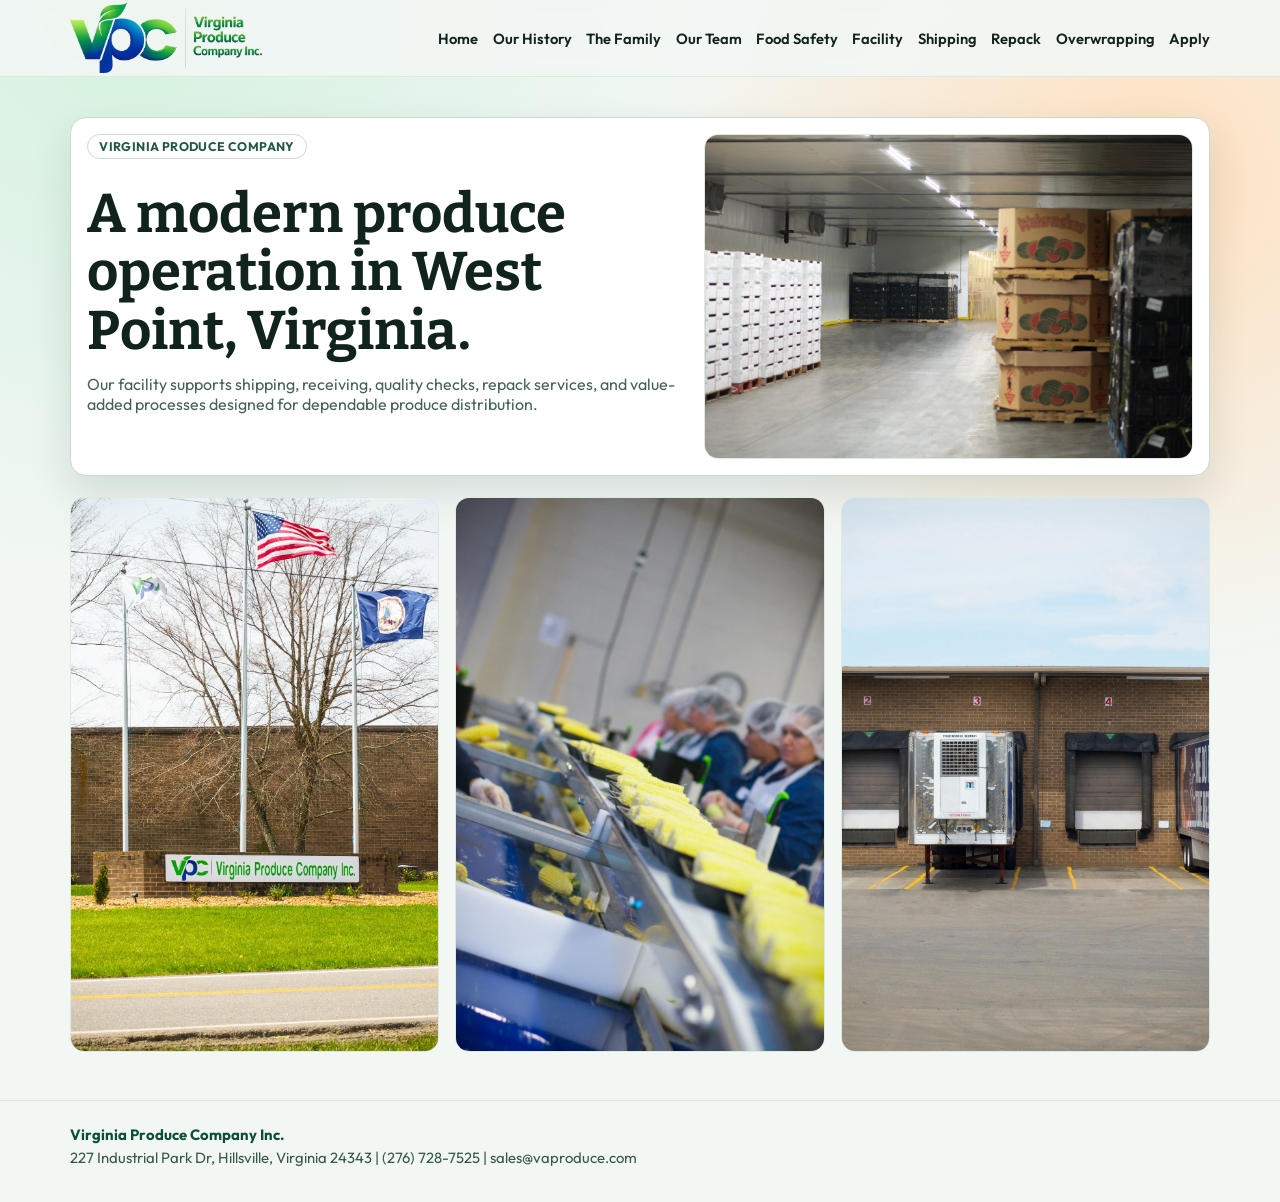
<file: virginia-produce.html>
<!doctype html>
<html lang="en">
<head>
  <meta charset="UTF-8" />
  <meta name="viewport" content="width=device-width, initial-scale=1.0" />
  <title>Virginia Produce Company | Facility</title>
  <link rel="preconnect" href="https://fonts.googleapis.com" />
  <link rel="preconnect" href="https://fonts.gstatic.com" crossorigin />
  <link href="https://fonts.googleapis.com/css2?family=Outfit:wght@400;500;600;700;800&family=Bitter:wght@600;700&display=swap" rel="stylesheet" />
  <link rel="stylesheet" href="styles.css" />
  <script src="mobile-nav.js" defer></script>
</head>
<body>
  <header class="site-header"><div class="container header-row"><a class="brand" href="index.html" aria-label="Virginia Produce Company home"><img class="brand-logo" src="images/vpclogo.png" alt="Virginia Produce Company logo" /><span class="sr-only">Virginia Produce Company</span></a><nav><ul class="nav-links"><li><a href="index.html">Home</a></li><li><a href="our-history.html">Our History</a></li><li><a href="the-family.html">The Family</a></li><li><a href="our-team.html">Our Team</a></li><li><a href="food-safety.html">Food Safety</a></li><li><a href="virginia-produce.html">Facility</a></li><li><a href="shipping-and-receiving.html">Shipping</a></li><li><a href="repack.html">Repack</a></li><li><a href="overwrapping.html">Overwrapping</a></li><li><a href="apply-today.html">Apply</a></li></ul></nav></div></header>
  <main class="page container">
    <section class="page-hero panel">
      <div class="stack">
        <span class="eyebrow">Virginia Produce Company</span>
        <h1>A modern produce operation in West Point, Virginia.</h1>
        <p class="lead">Our facility supports shipping, receiving, quality checks, repack services, and value-added processes designed for dependable produce distribution.</p>
      </div>
      <div class="media"><img src="images/vap/77be2a6d-80f5-401f-b786-3fd5cb27dd4a.jpg" alt="Virginia Produce facility" /></div>
    </section>
    <section class="grid three">
      <div class="media"><img src="images/vap/5a00733a-97cb-4cc5-99cc-f4fab5d682df.jpg" alt="Facility interior" /></div>
      <div class="media"><img src="images/vap/86d5f780-764b-4e56-864a-f77dd1c8342d.jpg" alt="Warehouse operations" /></div>
      <div class="media"><img src="images/vap/89883b8b-78df-4099-b368-f7fb961749dd.jpg" alt="Storage and workflow" /></div>
    </section>
  </main>
  <footer class="site-footer"><div class="container"><strong>Virginia Produce Company Inc.</strong>227 Industrial Park Dr, Hillsville, Virginia 24343 | (276) 728-7525 | sales@vaproduce.com</div></footer>
</body>
</html>
</file>
<file: styles.css>
:root {
  --bg: #f2f7f4;
  --ink: #11231d;
  --muted: #446257;
  --surface: #ffffff;
  --line: #c9dbd1;
  --brand: #156f52;
  --brand-deep: #0c4e39;
  --accent: #f18a2a;
  --radius-lg: 24px;
  --radius-md: 16px;
  --shadow: 0 18px 42px rgba(10, 45, 33, 0.12);
  --max: 1140px;
}

* { box-sizing: border-box; }

html, body {
  margin: 0;
  padding: 0;
  font-family: "Outfit", sans-serif;
  color: var(--ink);
  background:
    radial-gradient(circle at 10% 0%, #d4f2df 0, transparent 35%),
    radial-gradient(circle at 90% 15%, #ffe0bf 0, transparent 32%),
    var(--bg);
}

img { max-width: 100%; display: block; }

a { color: inherit; }

.container {
  width: min(var(--max), calc(100% - 2rem));
  margin: 0 auto;
}

.site-header {
  position: sticky;
  top: 0;
  z-index: 30;
  backdrop-filter: blur(10px);
  border-bottom: 1px solid #dce9e2;
  background: rgba(242, 247, 244, 0.9);
}

.header-row {
  min-height: 76px;
  display: flex;
  align-items: center;
  justify-content: space-between;
  gap: 1rem;
}

.brand {
  display: inline-flex;
  align-items: center;
  text-decoration: none;
  color: var(--ink);
  margin: 0;
}

.brand-logo {
  height: 70px;
  width: auto;
  object-fit: contain;
}

.sr-only {
  position: absolute;
  width: 1px;
  height: 1px;
  padding: 0;
  margin: -1px;
  overflow: hidden;
  clip: rect(0, 0, 0, 0);
  white-space: nowrap;
  border: 0;
}

.nav-links {
  list-style: none;
  margin: 0;
  padding: 0;
  display: flex;
  gap: .9rem;
  font-size: .92rem;
  font-weight: 600;
  flex-wrap: wrap;
}

.nav-links a {
  text-decoration: none;
  color: var(--ink);
}

.page {
  padding: 2.5rem 0 3rem;
}

.page-hero {
  display: grid;
  grid-template-columns: 1.1fr .9fr;
  gap: 1.2rem;
  align-items: stretch;
  margin-bottom: 1.3rem;
}

.eyebrow {
  display: inline-block;
  border-radius: 999px;
  border: 1px solid var(--line);
  padding: 0.25rem .7rem;
  font-weight: 700;
  font-size: .78rem;
  text-transform: uppercase;
  letter-spacing: .4px;
  color: #245845;
  margin-bottom: .8rem;
}

h1, h2, h3 {
  margin: 0;
  line-height: 1.08;
}

h1 {
  font-family: "Bitter", serif;
  font-size: clamp(2rem, 5vw, 3.4rem);
}

.lead {
  margin: .9rem 0 0;
  color: var(--muted);
  max-width: 60ch;
}

.panel,
.card,
.tile,
.contact {
  background: var(--surface);
  border: 1px solid var(--line);
  border-radius: var(--radius-md);
}

.panel {
  padding: 1rem;
  box-shadow: var(--shadow);
}

.media {
  border-radius: 14px;
  overflow: hidden;
  border: 1px solid #dceadf;
  background: #e5efe9;
}

.media img {
  width: 100%;
  height: 100%;
  object-fit: cover;
}

.grid {
  display: grid;
  gap: 1rem;
}

.grid.two { grid-template-columns: repeat(2, minmax(0, 1fr)); }
.grid.three { grid-template-columns: repeat(3, minmax(0, 1fr)); }
.grid.four { grid-template-columns: repeat(4, minmax(0, 1fr)); }

.card,
.tile,
.contact {
  padding: 1rem;
}

.kicker {
  color: #2e5e4d;
  font-weight: 700;
  font-size: .84rem;
  text-transform: uppercase;
  letter-spacing: .35px;
}

.muted { color: var(--muted); }

.stack > * + * { margin-top: .8rem; }

.band {
  margin-top: 1.2rem;
  border-radius: var(--radius-lg);
  padding: 1rem 1.2rem;
  color: #fff;
  background: linear-gradient(100deg, #0d5d44, #178b64 58%, #28a779 100%);
}

.simple-list {
  margin: .7rem 0 0;
  padding-left: 1.1rem;
  color: var(--muted);
}

.people {
  display: grid;
  grid-template-columns: repeat(3, minmax(0, 1fr));
  gap: 1rem;
}

.person {
  border: 1px solid var(--line);
  border-radius: 14px;
  overflow: hidden;
  background: #fff;
}

.person .media { border: 0; border-radius: 0; aspect-ratio: 3 / 4; }

.person .meta { padding: .8rem; }

.person h3 { font-size: 1rem; margin-bottom: .2rem; }

.person p { margin: 0; color: var(--muted); font-size: .92rem; }

.download {
  display: inline-block;
  text-decoration: none;
  margin-top: .5rem;
  background: linear-gradient(120deg, var(--brand-deep), var(--brand));
  color: #fff;
  padding: .6rem .95rem;
  border-radius: 999px;
  font-weight: 700;
  font-size: .9rem;
}

.site-footer {
  border-top: 1px solid #d7e5dd;
  padding: 1.5rem 0 2.2rem;
  color: #385848;
  font-size: .93rem;
}

.site-footer strong {
  display: block;
  color: var(--brand-deep);
  margin-bottom: .2rem;
}

.mobile-menu-toggle,
.mobile-nav-overlay,
.mobile-nav-drawer {
  display: none;
}

@media (max-width: 980px) {
  .page-hero,
  .grid.two,
  .grid.three,
  .grid.four,
  .people {
    grid-template-columns: 1fr;
  }

  .header-row {
    min-height: 70px;
  }

  .brand-logo {
    height: 42px;
  }

  .header-row nav {
    display: none;
  }

  .mobile-menu-toggle {
    display: inline-flex;
    align-items: center;
    justify-content: center;
    min-height: 40px;
    padding: 0.45rem 0.8rem;
    border: 1px solid var(--line);
    border-radius: 999px;
    background: #fff;
    color: var(--ink);
    font: inherit;
    font-size: .88rem;
    font-weight: 700;
    letter-spacing: .04em;
    text-transform: uppercase;
    cursor: pointer;
  }

  .mobile-nav-overlay {
    display: block;
    position: fixed;
    inset: 0;
    z-index: 60;
    background: rgba(9, 27, 20, 0.48);
    opacity: 0;
    pointer-events: none;
    transition: opacity 220ms ease;
  }

  .mobile-nav-drawer {
    display: block;
    position: fixed;
    top: 0;
    right: 0;
    bottom: 0;
    width: min(88vw, 360px);
    z-index: 70;
    background: #f8fcf9;
    border-left: 1px solid var(--line);
    box-shadow: -10px 0 28px rgba(9, 35, 26, 0.16);
    transform: translateX(100%);
    transition: transform 220ms ease;
    padding: 1rem;
    overflow-y: auto;
  }

  .mobile-nav-head {
    display: flex;
    align-items: center;
    justify-content: space-between;
    gap: .75rem;
    margin-bottom: .9rem;
  }

  .mobile-nav-close {
    border: 1px solid var(--line);
    border-radius: 999px;
    background: #fff;
    color: var(--ink);
    font: inherit;
    font-size: .85rem;
    font-weight: 700;
    padding: .35rem .65rem;
    cursor: pointer;
  }

  .mobile-nav-list {
    list-style: none;
    margin: 0;
    padding: 0;
    display: grid;
    gap: .45rem;
  }

  .mobile-nav-list a {
    display: block;
    text-decoration: none;
    color: var(--ink);
    background: #fff;
    border: 1px solid var(--line);
    border-radius: 12px;
    padding: .72rem .78rem;
    font-weight: 600;
  }

  body.mobile-nav-open {
    overflow: hidden;
  }

  body.mobile-nav-open .mobile-nav-overlay {
    opacity: 1;
    pointer-events: auto;
  }

  body.mobile-nav-open .mobile-nav-drawer {
    transform: translateX(0);
  }
}
</file>
